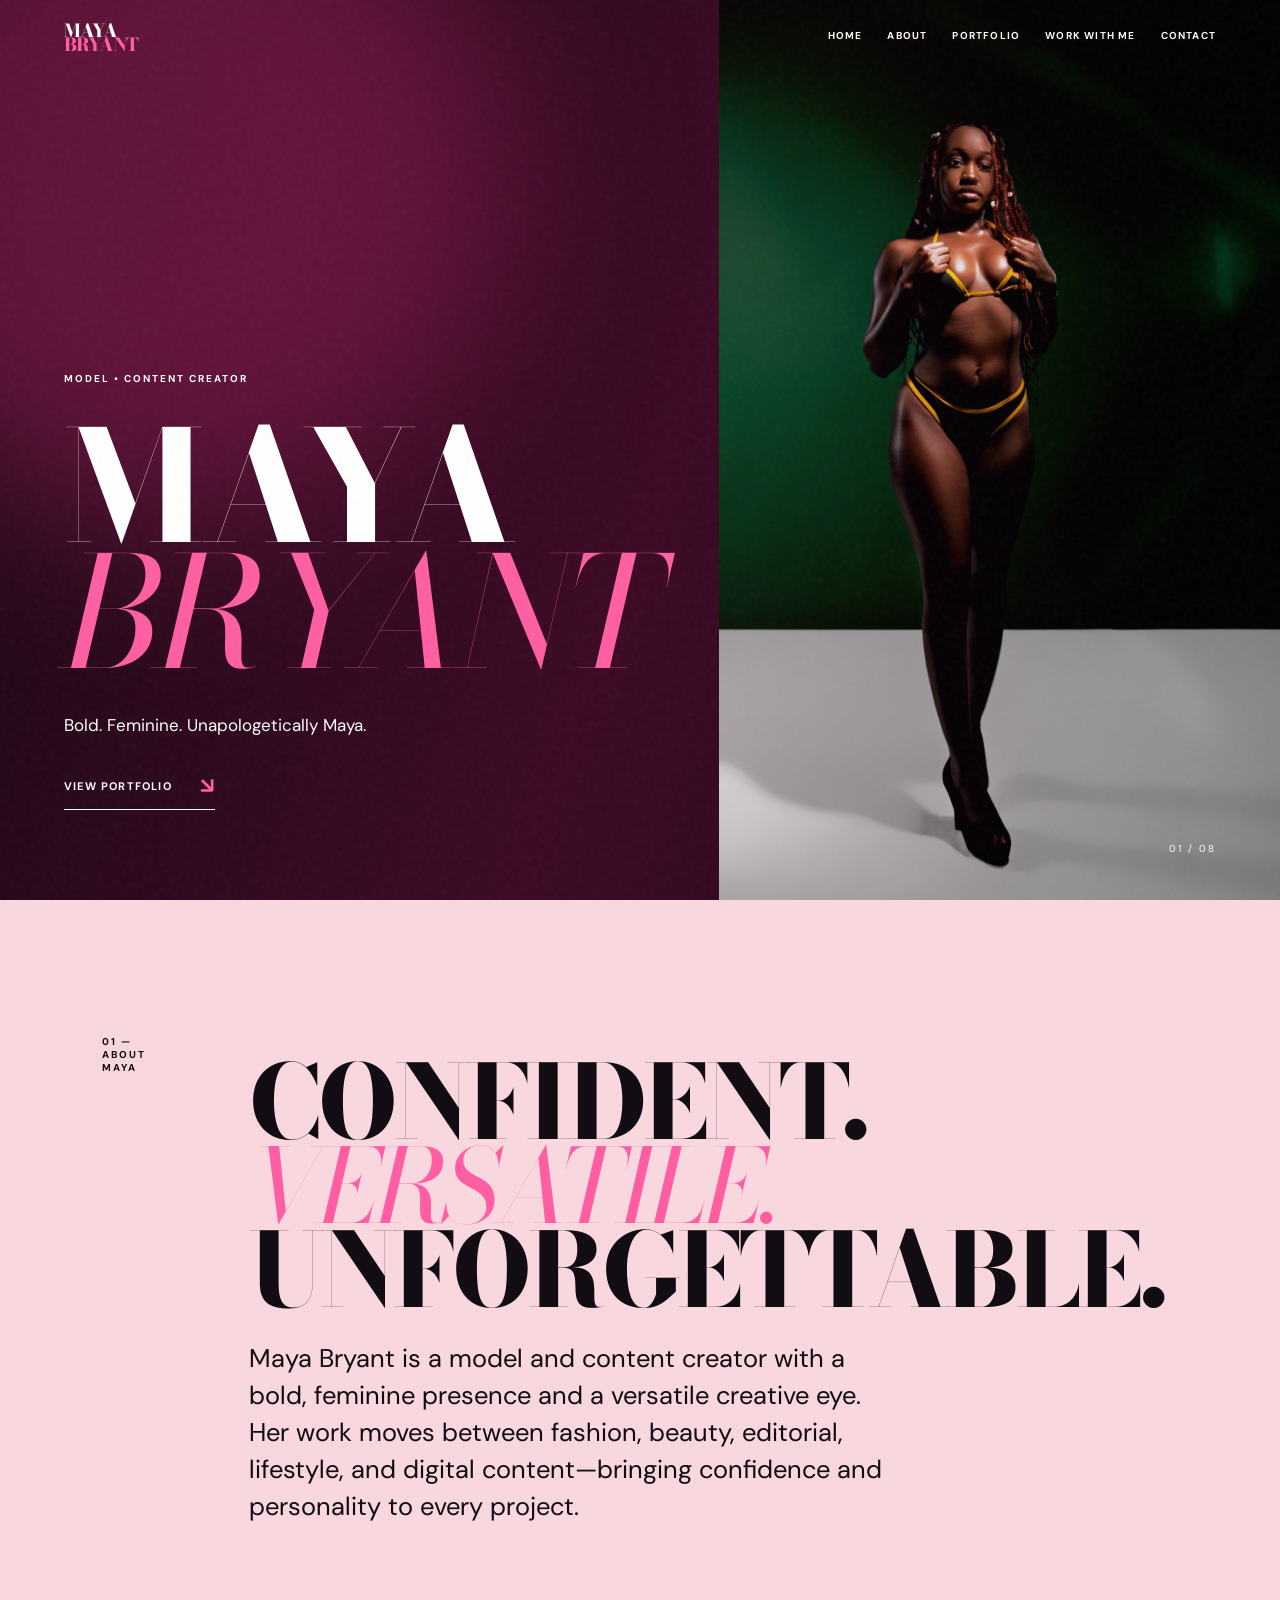
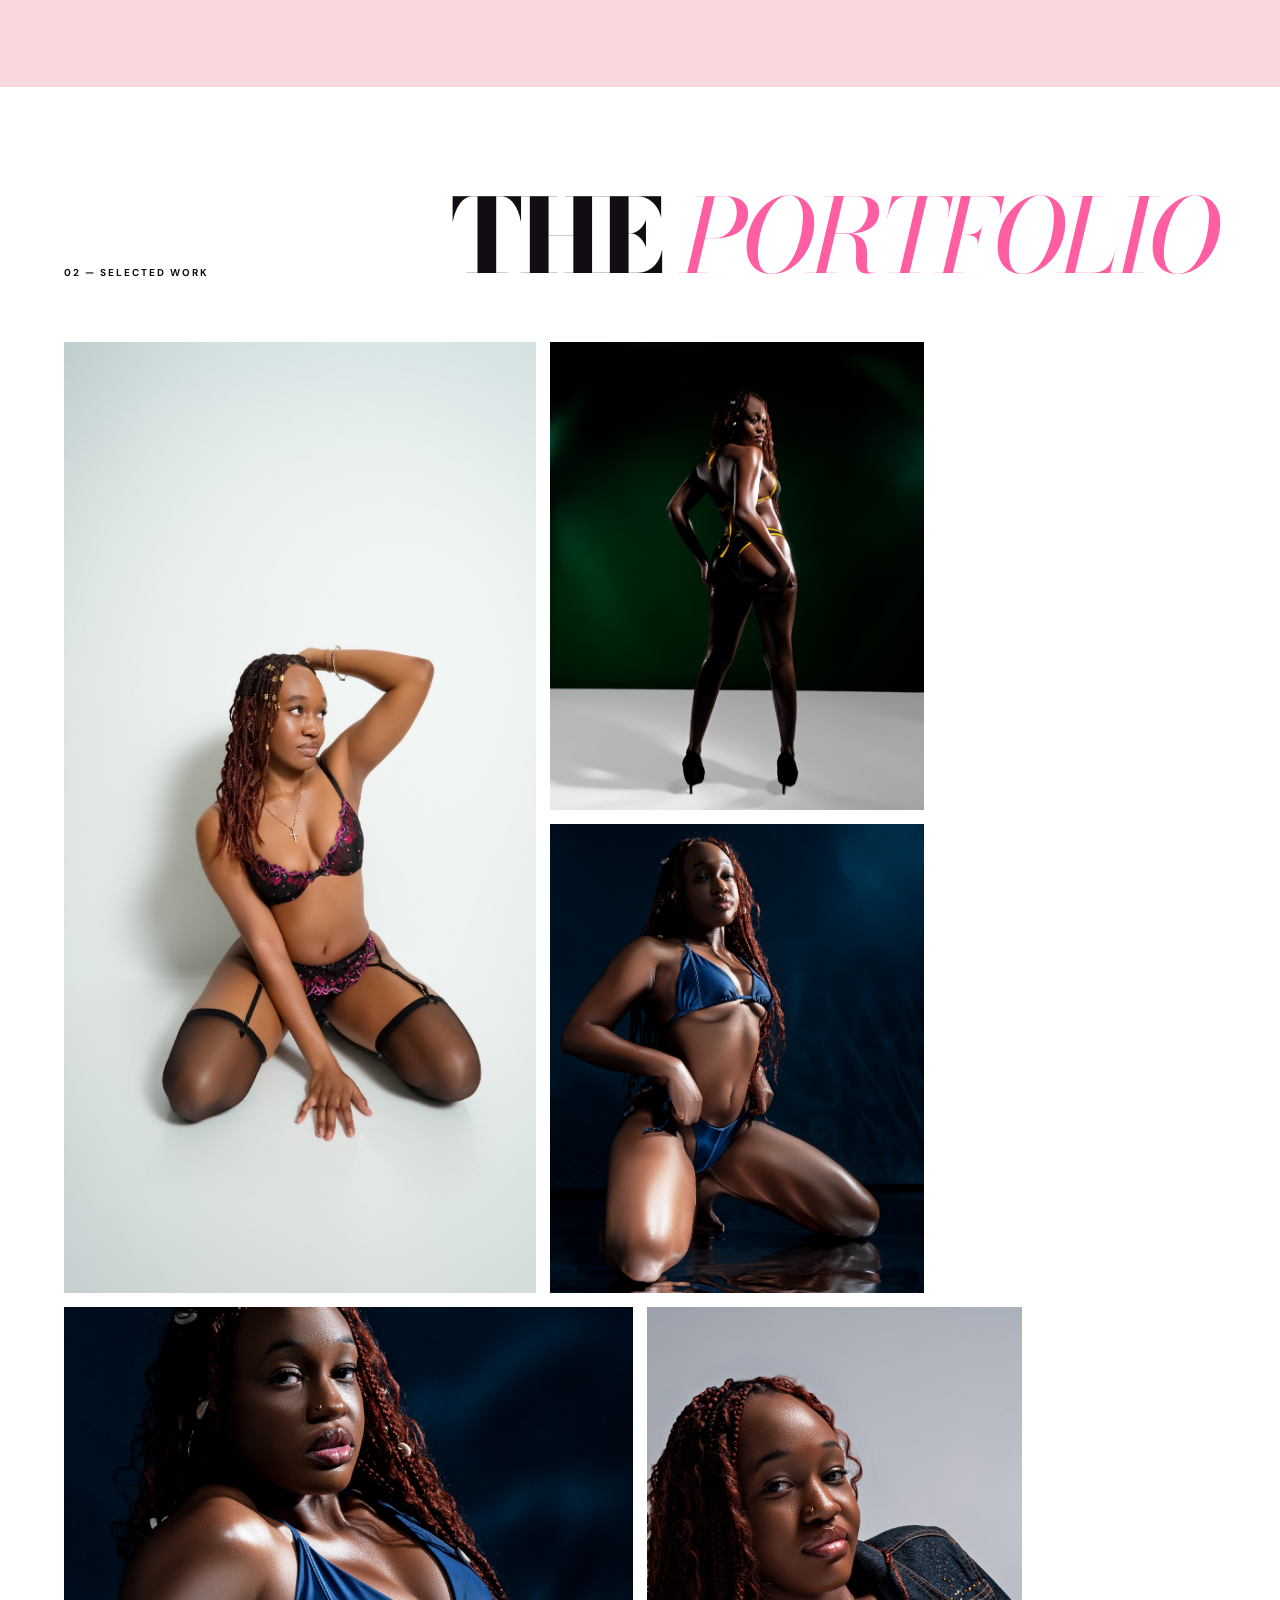
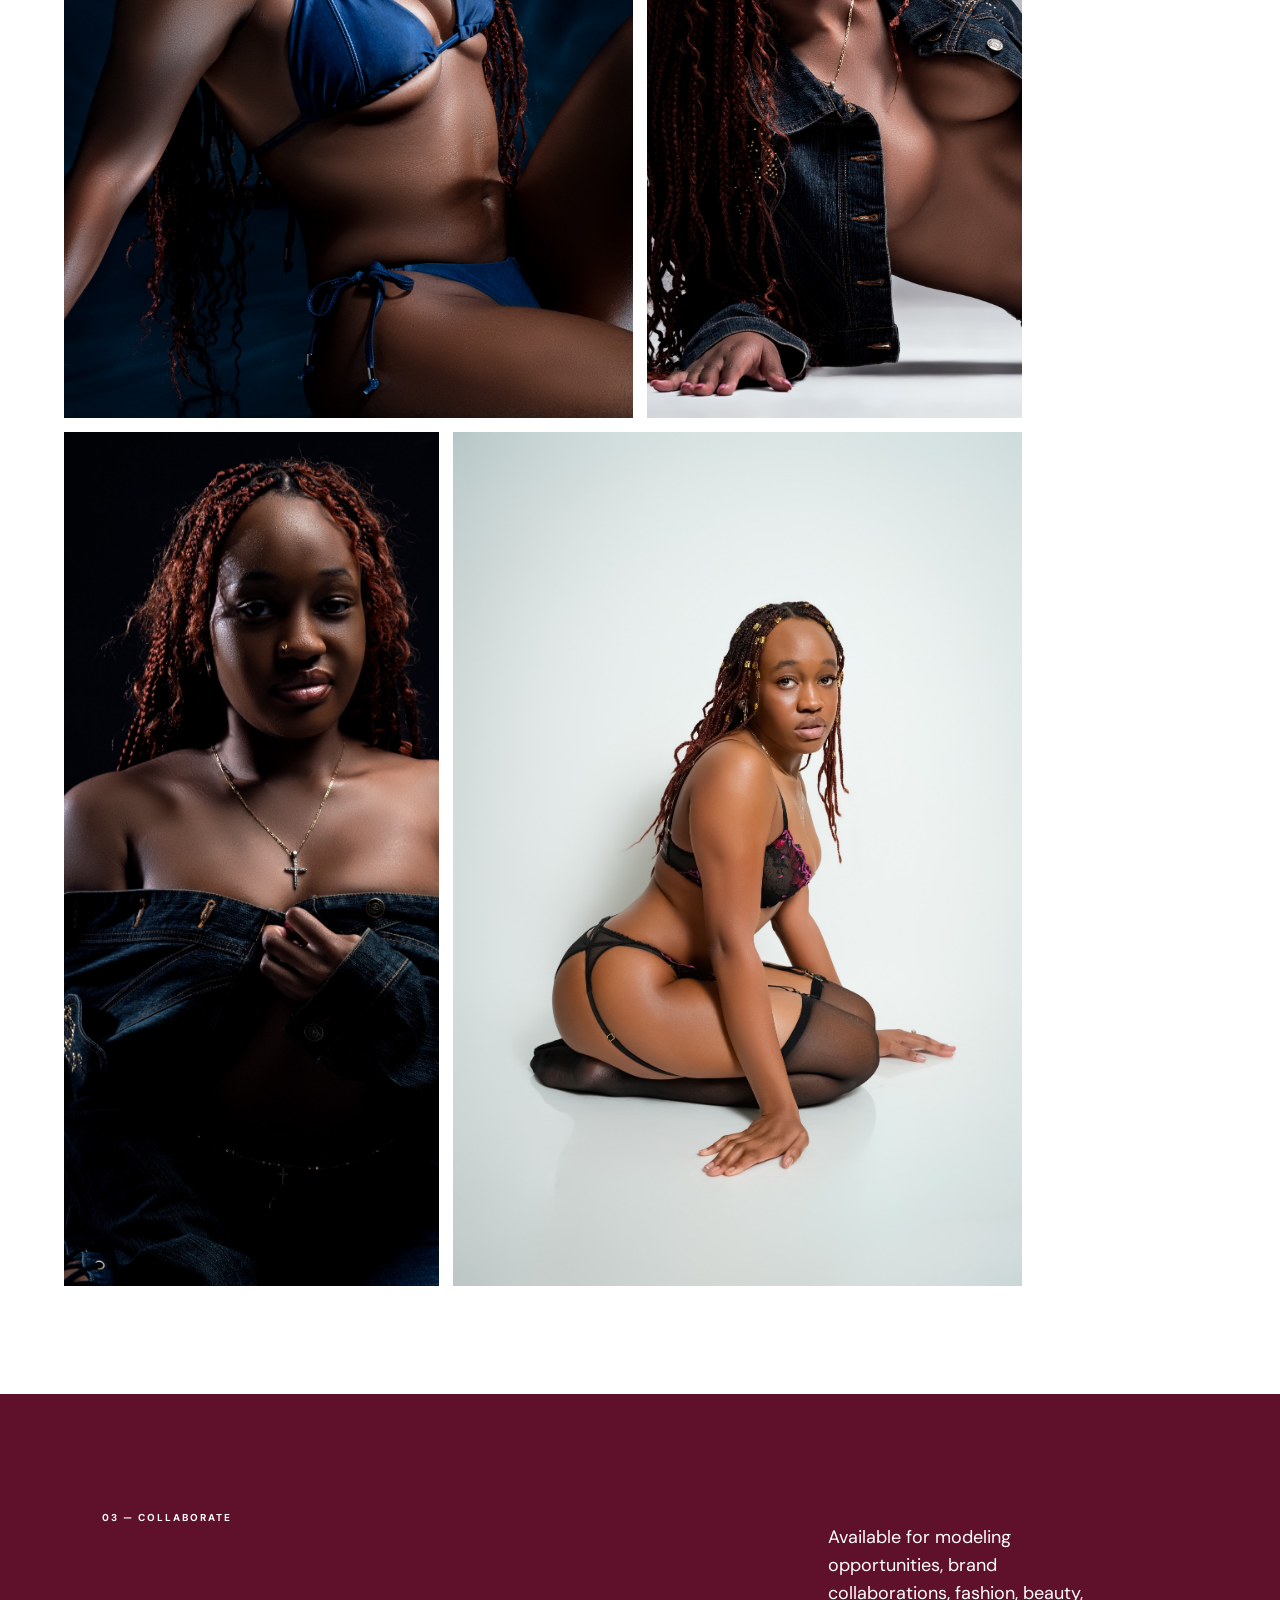
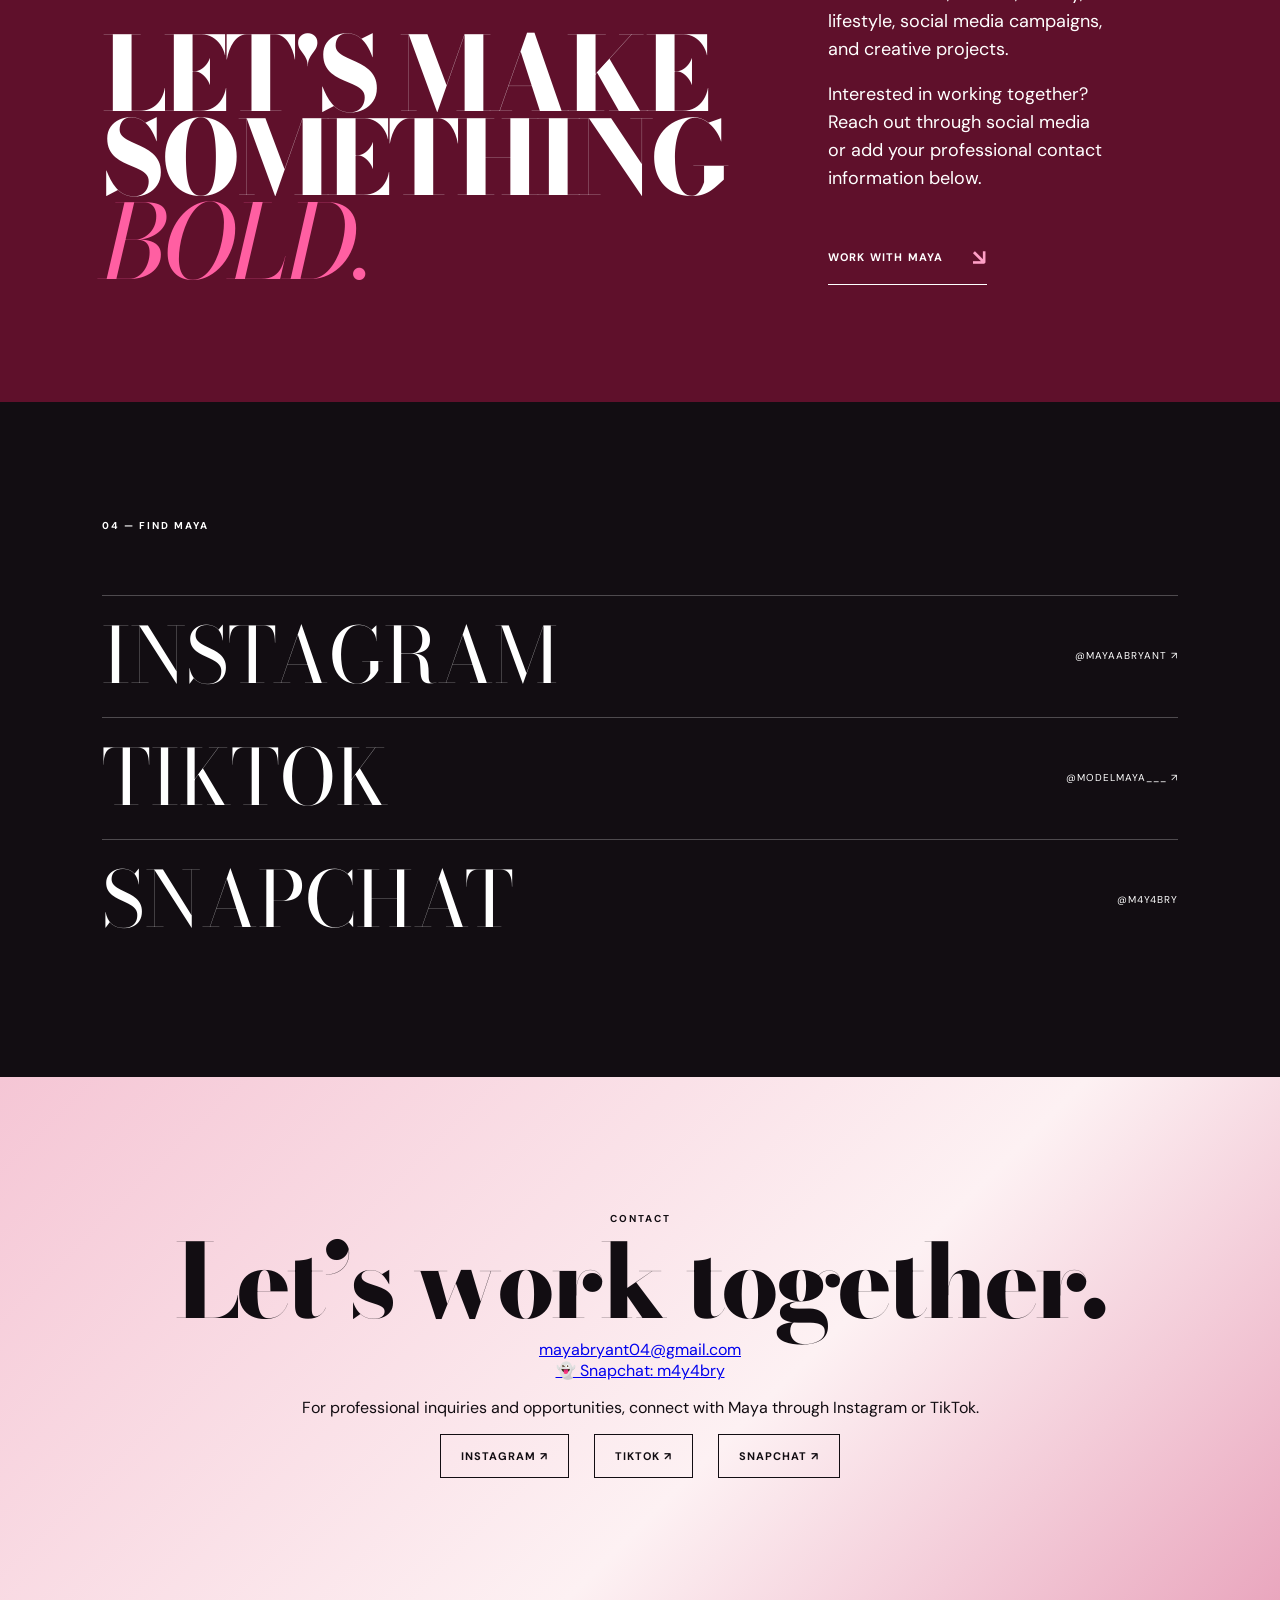
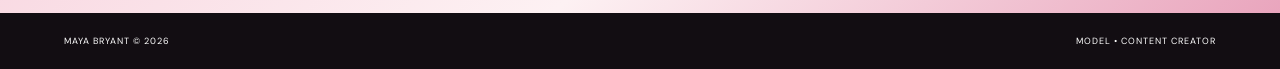
<file: index.html>
<!DOCTYPE html>
<html lang="en">
<head>
  <meta charset="UTF-8">
  <meta name="viewport" content="width=device-width, initial-scale=1.0">
  <meta name="description" content="Official portfolio website of Maya Bryant, Model & Content Creator.">
  <title>Maya Bryant | Model & Content Creator</title>
  <link rel="preconnect" href="https://fonts.googleapis.com">
  <link rel="preconnect" href="https://fonts.gstatic.com" crossorigin>
  <link href="https://fonts.googleapis.com/css2?family=Bodoni+Moda:opsz,wght@6..96,400;6..96,500;6..96,600;6..96,700;6..96,800&family=DM+Sans:wght@400;500;700&display=swap" rel="stylesheet">
  <link rel="stylesheet" href="style.css">
</head>
<body>
  <div class="grain"></div>
  <header>
    <a class="logo" href="#home">MAYA<br><span>BRYANT</span></a>
    <button class="menu-btn" aria-label="Open menu">MENU</button>
    <nav>
      <a href="#home">HOME</a>
      <a href="#about">ABOUT</a>
      <a href="#portfolio">PORTFOLIO</a>
      <a href="#work">WORK WITH ME</a>
      <a href="#contact">CONTACT</a>
    </nav>
  </header>

  <main>
    <section class="hero" id="home">
      <div class="hero-copy">
        <p class="eyebrow">MODEL • CONTENT CREATOR</p>
        <h1>MAYA<br><em>BRYANT</em></h1>
        <p class="intro">Bold. Feminine. Unapologetically Maya.</p>
        <a class="cta" href="#portfolio">VIEW PORTFOLIO <span>↘</span></a>
      </div>
      <div class="hero-image">
        <img src="portfolio-2.jpg" alt="Maya Bryant modeling">
      </div>
      <div class="hero-number">01 / 08</div>
    </section>

    <section class="about" id="about">
      <div class="section-tag">01 — ABOUT MAYA</div>
      <div>
        <h2>CONFIDENT.<br><em>VERSATILE.</em><br>UNFORGETTABLE.</h2>
        <p class="about-text">Maya Bryant is a model and content creator with a bold, feminine presence and a versatile creative eye. Her work moves between fashion, beauty, editorial, lifestyle, and digital content—bringing confidence and personality to every project.</p>
      </div>
    </section>

    <section class="portfolio" id="portfolio">
      <div class="portfolio-head">
        <div class="section-tag">02 — SELECTED WORK</div>
        <h2>THE <em>PORTFOLIO</em></h2>
      </div>
      <div class="gallery">
        <figure class="tall"><img src="portfolio-1.jpg" alt="Maya Bryant editorial modeling portrait"></figure>
        <figure><img src="portfolio-4.jpg" alt="Maya Bryant fashion portrait"></figure>
        <figure><img src="portfolio-5.jpg" alt="Maya Bryant fashion editorial"></figure>
        <figure class="wide"><img src="portfolio-6.jpg" alt="Maya Bryant portrait in denim"></figure>
        <figure><img src="portfolio-7.jpg" alt="Maya Bryant studio portrait"></figure>
        <figure><img src="portfolio-8.jpg" alt="Maya Bryant fashion portrait"></figure>
        <figure class="wide"><img src="portfolio-3.jpg" alt="Maya Bryant modeling portrait"></figure>
      </div>
    </section>

    <section class="work" id="work">
      <div class="section-tag">03 — COLLABORATE</div>
      <div class="work-grid">
        <h2>LET'S MAKE<br>SOMETHING<br><em>BOLD.</em></h2>
        <div class="work-copy">
          <p>Available for modeling opportunities, brand collaborations, fashion, beauty, lifestyle, social media campaigns, and creative projects.</p>
          <p>Interested in working together? Reach out through social media or add your professional contact information below.</p>
          <a class="cta light" href="#contact">WORK WITH MAYA <span>↘</span></a>
        </div>
      </div>
    </section>

    <section class="socials">
      <div class="section-tag">04 — FIND MAYA</div>
      <div class="social-list">
        <a href="https://www.instagram.com/mayaabryant/" target="_blank" rel="noopener">INSTAGRAM <span>@MAYAABRYANT ↗</span></a>
        <a href="https://www.tiktok.com/@modelmaya___" target="_blank" rel="noopener">TIKTOK <span>@MODELMAYA___ ↗</span></a>
        <div class="snapchat">SNAPCHAT <span>@M4Y4BRY</span></div>
      </div>
    </section>

    <section class="contact" id="contact">
       <div class="section-tag">CONTACT</div>
  <h2>Let’s work together.</h2>
  <div class="contact-card">

<div class="contact-card">
  <a href="mailto:mayabryant04@gmail.com">mayabryant04@gmail.com</a>
  <div class="contact-card">
 

  <a href="https://www.snapchat.com/add/m4y4bry" target="_blank">
  👻 Snapchat: m4y4bry
</a>
    
  </a>

    <p>For professional inquiries and opportunities, connect with Maya through Instagram or TikTok.</p>
      <div class="contact-links">
        <a href="https://www.instagram.com/mayaabryant/" target="_blank" rel="noopener">INSTAGRAM ↗</a>
        <a href="https://www.tiktok.com/@modelmaya___" target="_blank" rel="noopener">TIKTOK ↗</a>
        <a href="https://www.snapchat.com/@m4y4bry?invite_id=FGtdMXC2&locale=en_US&share_id=vLHnTbdwQjKEe_EJLLRCXg&sid=42e1734f97e94e0993121015cf9fffc4" target="_blank" rel="noopener">SNAPCHAT ↗</a> </div>
      </div>
    </section>
  </main>

  <footer>
    <div>MAYA BRYANT © <span id="year"></span></div>
    <div>MODEL • CONTENT CREATOR</div>
  </footer>
  <script src="script.js"></script>
</body>
</html>
</file>
<file: style.css>
:root{
  --ink:#120d12;
  --wine:#5f102b;
  --pink:#ff5fa2;
  --blush:#f8d7df;
  --cream:#fff7f4;
  --white:#fffafa;
}
*{box-sizing:border-box}
html{scroll-behavior:smooth}
body{margin:0;background:var(--cream);color:var(--ink);font-family:"DM Sans",Arial,sans-serif}
.grain{position:fixed;inset:0;pointer-events:none;opacity:.05;z-index:20;background-image:url("data:image/svg+xml,%3Csvg viewBox='0 0 180 180' xmlns='http://www.w3.org/2000/svg'%3E%3Cfilter id='n'%3E%3CfeTurbulence type='fractalNoise' baseFrequency='.9' numOctaves='4' stitchTiles='stitch'/%3E%3C/filter%3E%3Crect width='100%25' height='100%25' filter='url(%23n)' opacity='.8'/%3E%3C/svg%3E")}
header{position:absolute;top:0;left:0;width:100%;padding:24px 5vw;display:flex;justify-content:space-between;align-items:flex-start;z-index:10;color:var(--white)}
.logo{font-family:"Bodoni Moda",serif;font-size:18px;line-height:.78;letter-spacing:-1px;text-decoration:none;color:inherit;font-weight:800}.logo span{color:var(--pink)}
nav{display:flex;gap:25px;padding-top:5px}nav a{color:inherit;text-decoration:none;font-size:10px;font-weight:700;letter-spacing:1.2px}
.menu-btn{display:none;background:none;border:0;color:inherit;font-weight:700;letter-spacing:1px}
.hero{min-height:100svh;background:linear-gradient(110deg,#180612 0%,#3c0924 52%,#1c0714 100%);color:white;display:grid;grid-template-columns:1fr 1fr;position:relative;overflow:hidden}
.hero:before{content:"";position:absolute;width:55vw;height:55vw;border-radius:50%;background:#a11f5d;filter:blur(90px);opacity:.5;top:-20%;left:-15%}
.hero-copy{align-self:end;padding:0 5vw 10vh;position:relative;z-index:2}
.eyebrow,.section-tag{font-size:10px;font-weight:700;letter-spacing:2px;text-transform:uppercase}
.hero h1,.about h2,.portfolio h2,.work h2,.contact h2{font-family:"Bodoni Moda",serif;margin:.25em 0;line-height:.82;letter-spacing:-4px;font-weight:800}
.hero h1{font-size:clamp(72px,12vw,170px)}em{font-weight:400;font-style:italic;color:var(--pink)}
.intro{font-size:17px;margin:25px 0 35px;max-width:340px}
.cta{display:inline-flex;gap:28px;align-items:center;color:inherit;text-decoration:none;border-bottom:1px solid currentColor;padding-bottom:9px;font-size:11px;font-weight:700;letter-spacing:1.2px}.cta span{font-size:22px;color:var(--pink)}
.hero-image{position:relative;z-index:1;height:100svh}.hero-image:after{content:"";position:absolute;inset:0;background:linear-gradient(90deg,rgba(55,5,32,.15),rgba(0,0,0,.1))}.hero-image img{width:100%;height:100%;object-fit:cover;object-position:center 38%;filter:saturate(1.05) contrast(1.05)}
.hero-number{position:absolute;right:5vw;bottom:5vh;z-index:3;font-size:10px;letter-spacing:2px}
.about{padding:15vh 8vw;display:grid;grid-template-columns:.75fr 1.25fr;gap:8vw;background:var(--blush)}
.about h2,.portfolio h2,.work h2,.contact h2{font-size:clamp(55px,8vw,110px)}
.about-text{max-width:640px;font-size:clamp(18px,2vw,27px);line-height:1.45;margin:3vh 0}
.portfolio{padding:12vh 5vw;background:#fff}
.portfolio-head{display:flex;justify-content:space-between;align-items:end;margin-bottom:7vh}.portfolio h2{margin:0}
.gallery{display:grid;grid-template-columns:repeat(12,1fr);gap:14px}.gallery figure{margin:0;overflow:hidden;grid-column:span 4;min-height:400px}.gallery figure.tall{grid-column:span 5;grid-row:span 2;min-height:820px}.gallery figure.wide{grid-column:span 6}.gallery img{width:100%;height:100%;object-fit:cover;display:block;transition:transform .5s ease}.gallery figure:hover img{transform:scale(1.03)}
.work{background:var(--wine);color:white;padding:13vh 8vw}.work-grid{display:grid;grid-template-columns:1.2fr .8fr;gap:8vw;align-items:end}.work h2{margin:5vh 0 0}.work-copy{font-size:18px;line-height:1.55}.work-copy p{margin-top:0}.light{margin-top:30px}.light span{color:#ff9fc6}
.socials{padding:13vh 8vw;background:#120d12;color:white}.social-list{margin-top:7vh}.social-list a,.snapchat{display:flex;justify-content:space-between;gap:30px;padding:22px 0;border-top:1px solid rgba(255,255,255,.25);color:inherit;text-decoration:none;font-family:"Bodoni Moda",serif;font-size:clamp(35px,6vw,80px);line-height:1;transition:color .25s}.social-list a:hover{color:var(--pink)}.social-list span,.snapchat span{font-family:"DM Sans",sans-serif;font-size:10px;letter-spacing:1px;align-self:center}
.contact{padding:15vh 8vw;background:linear-gradient(135deg,#f5c6d5,#fdf1f3 60%,#e9a5bd);text-align:center}.contact h2{margin:15px 0}.contact>p:not(.eyebrow){max-width:550px;margin:0 auto 30px;font-size:17px;line-height:1.5}.contact-links{display:flex;justify-content:center;gap:25px;flex-wrap:wrap}.contact-links a{padding:14px 20px;border:1px solid var(--ink);text-decoration:none;color:var(--ink);font-size:11px;font-weight:700;letter-spacing:1px}
footer{display:flex;justify-content:space-between;padding:22px 5vw;background:var(--ink);color:white;font-size:9px;letter-spacing:1px}
@media(max-width:700px){header{padding:20px 6vw}nav{display:none}.menu-btn{display:block}.hero{grid-template-columns:1fr;min-height:100svh}.hero-image{position:absolute;inset:0;height:100%;opacity:.6}.hero-image:after{background:linear-gradient(180deg,rgba(24,6,18,.25),rgba(24,6,18,.92))}.hero-copy{padding:0 7vw 10vh}.hero h1{font-size:clamp(70px,22vw,120px);letter-spacing:-3px}.about{grid-template-columns:1fr;padding:11vh 7vw;gap:6vh}.portfolio{padding:10vh 4vw}.portfolio-head{display:block}.gallery{gap:8px}.gallery figure,.gallery figure.tall,.gallery figure.wide{grid-column:span 6;grid-row:auto;min-height:260px}.gallery figure.tall{min-height:520px}.work,.socials{padding:11vh 7vw}.work-grid{grid-template-columns:1fr}.work-copy{font-size:16px}.social-list a,.snapchat{font-size:30px;padding:18px 0}.social-list span,.snapchat span{font-size:8px}.contact{padding:12vh 7vw}footer{display:block;line-height:2}}
</file>
